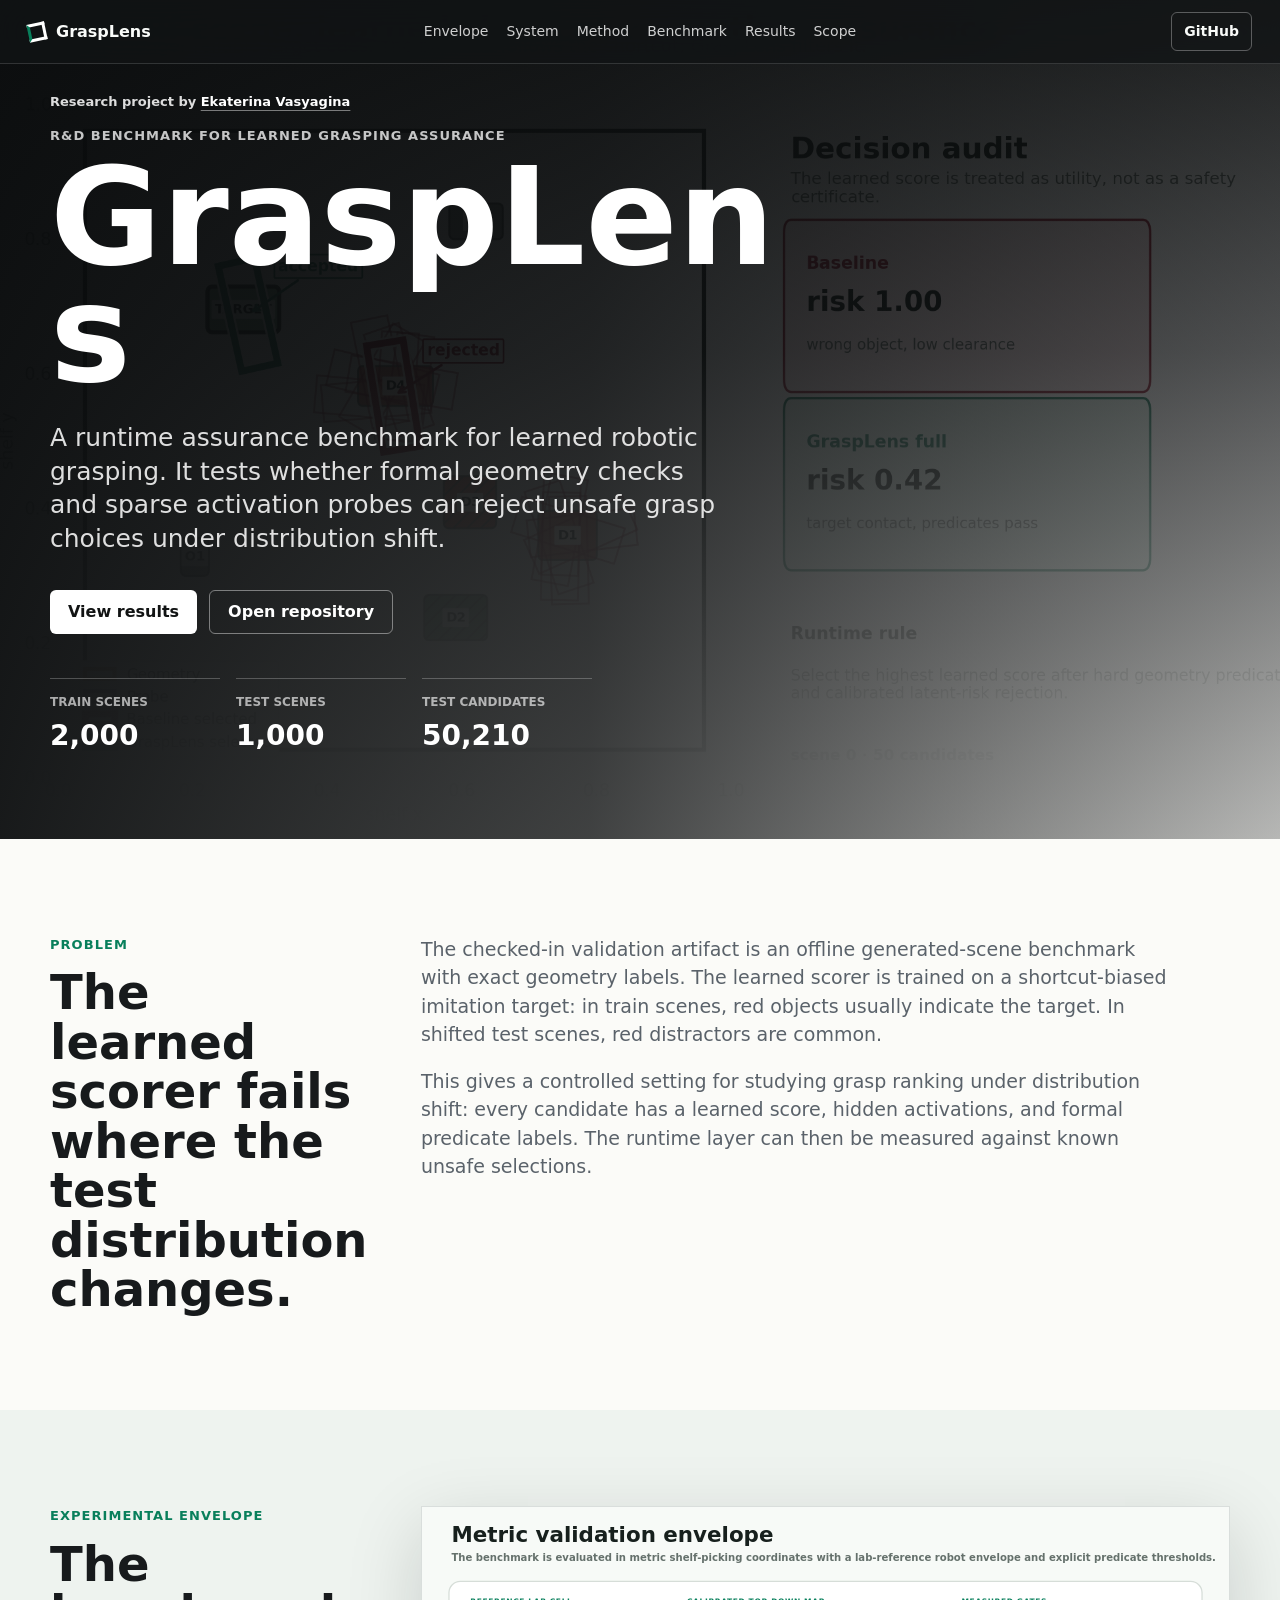
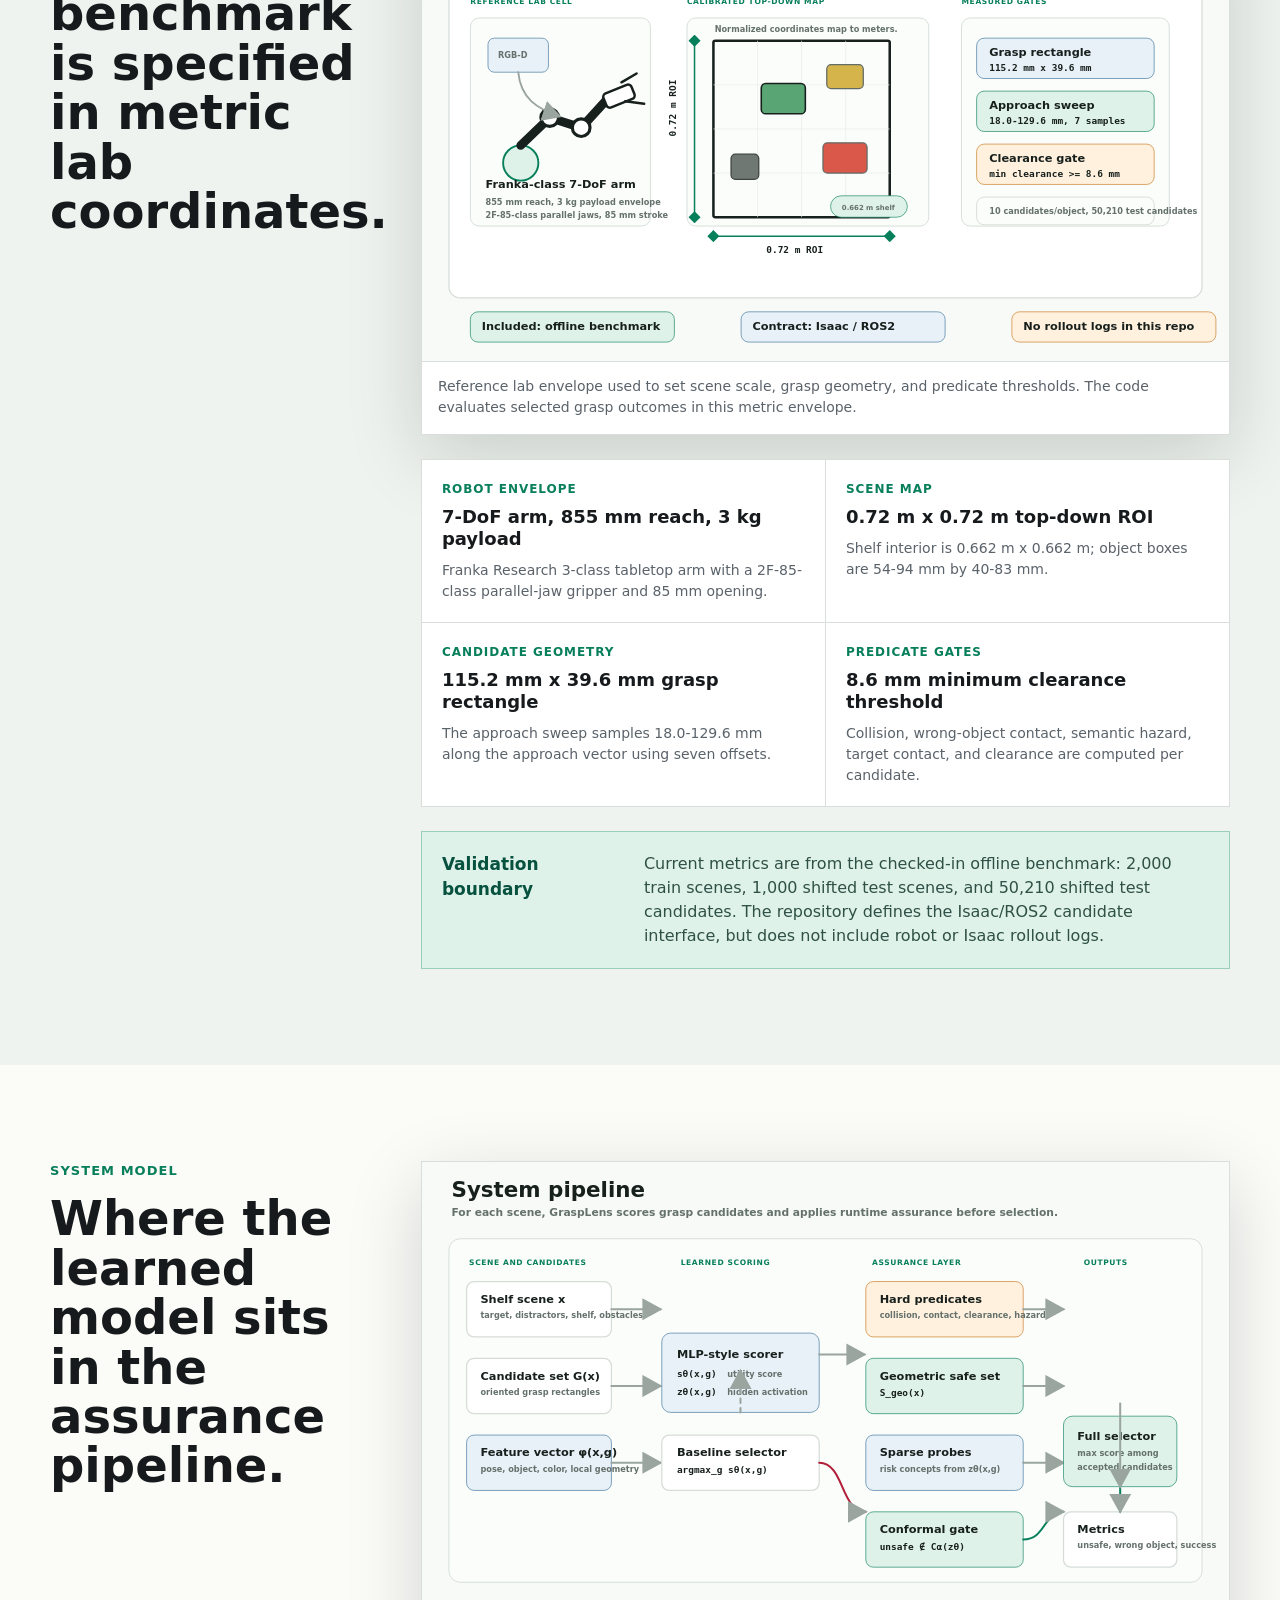
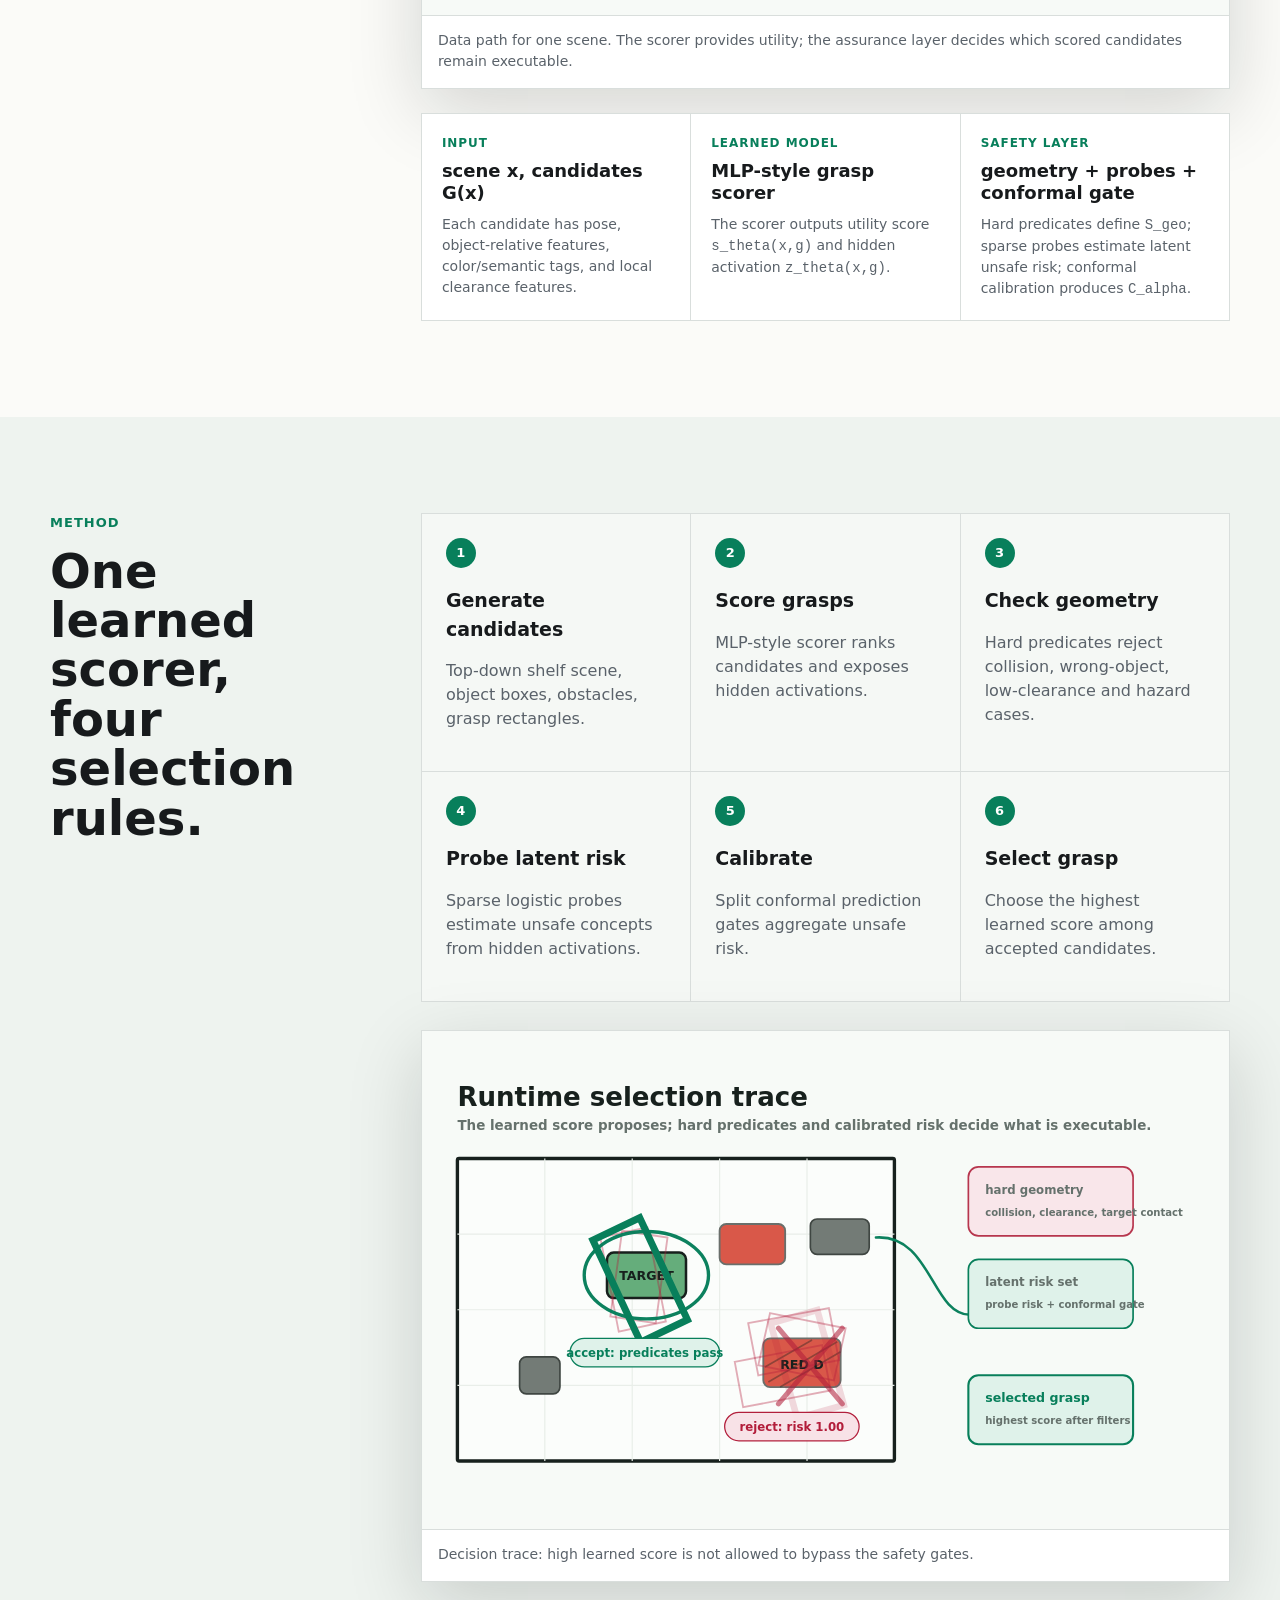
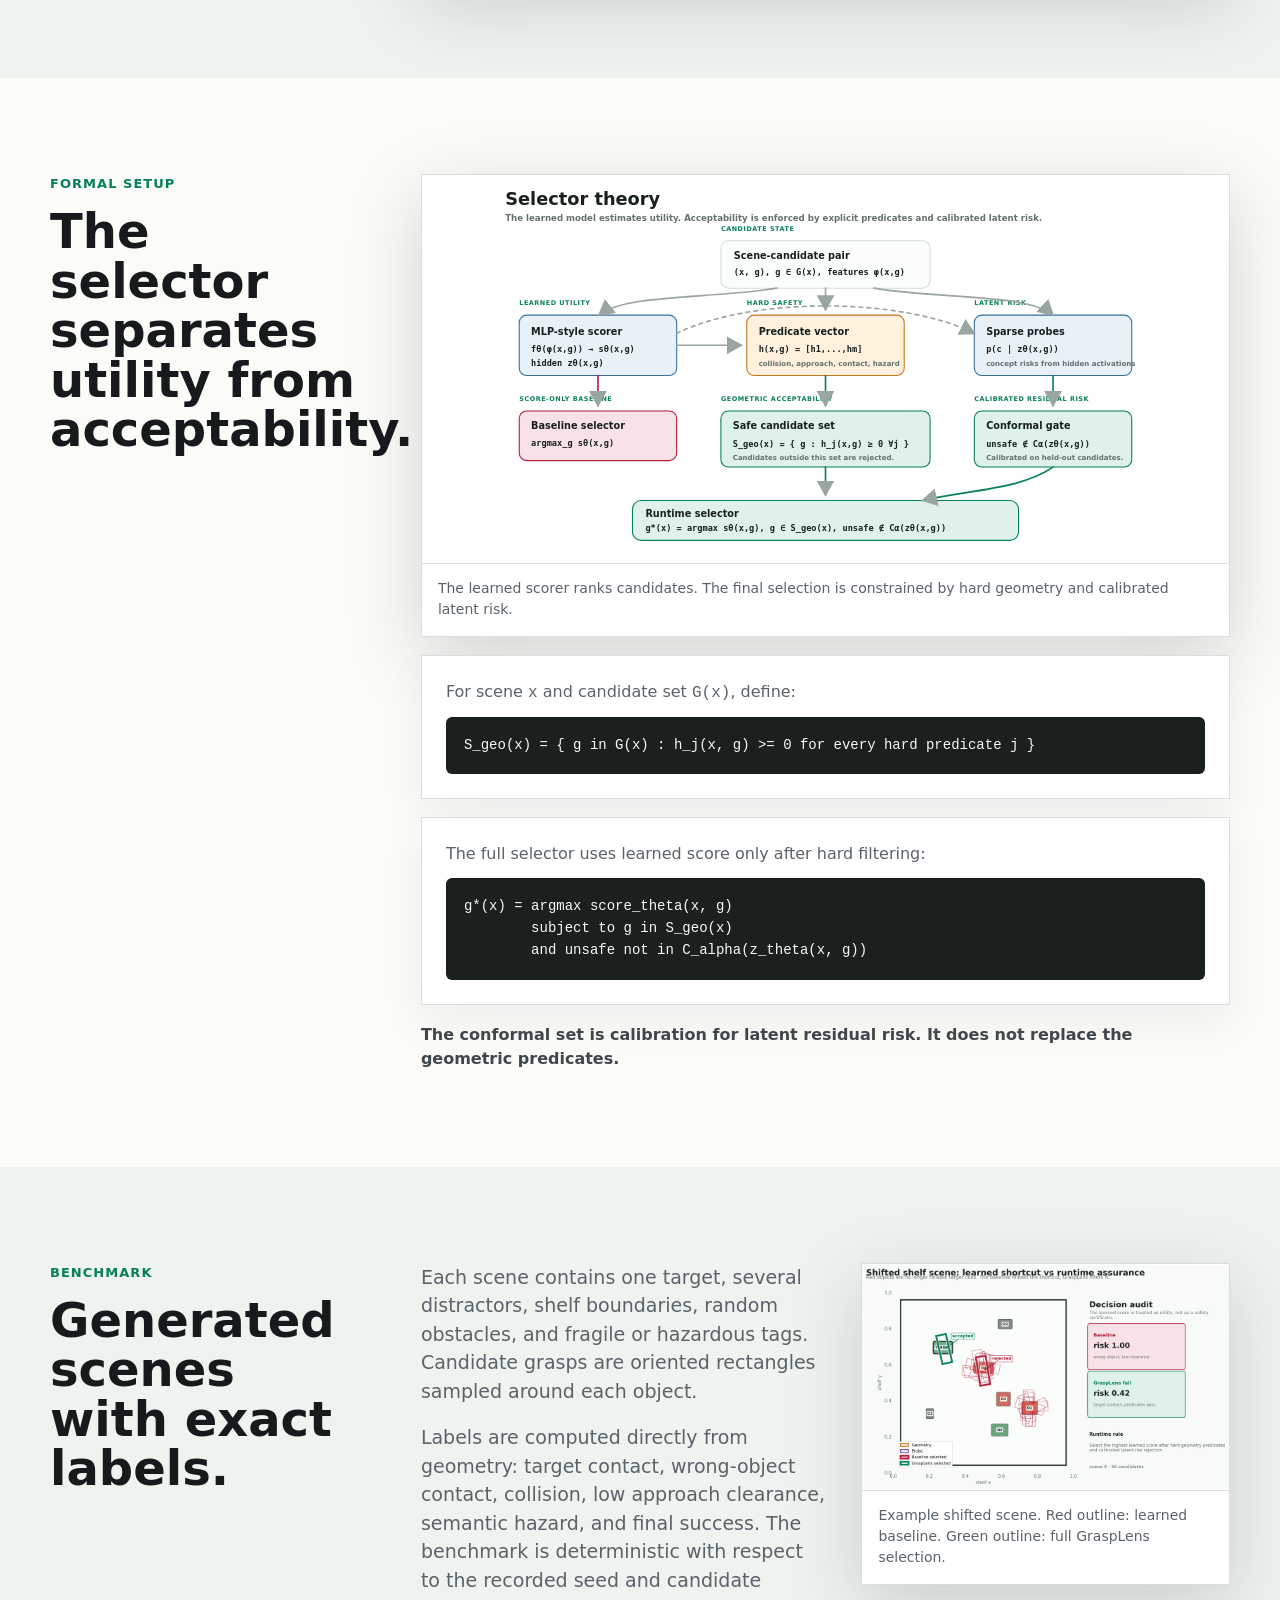
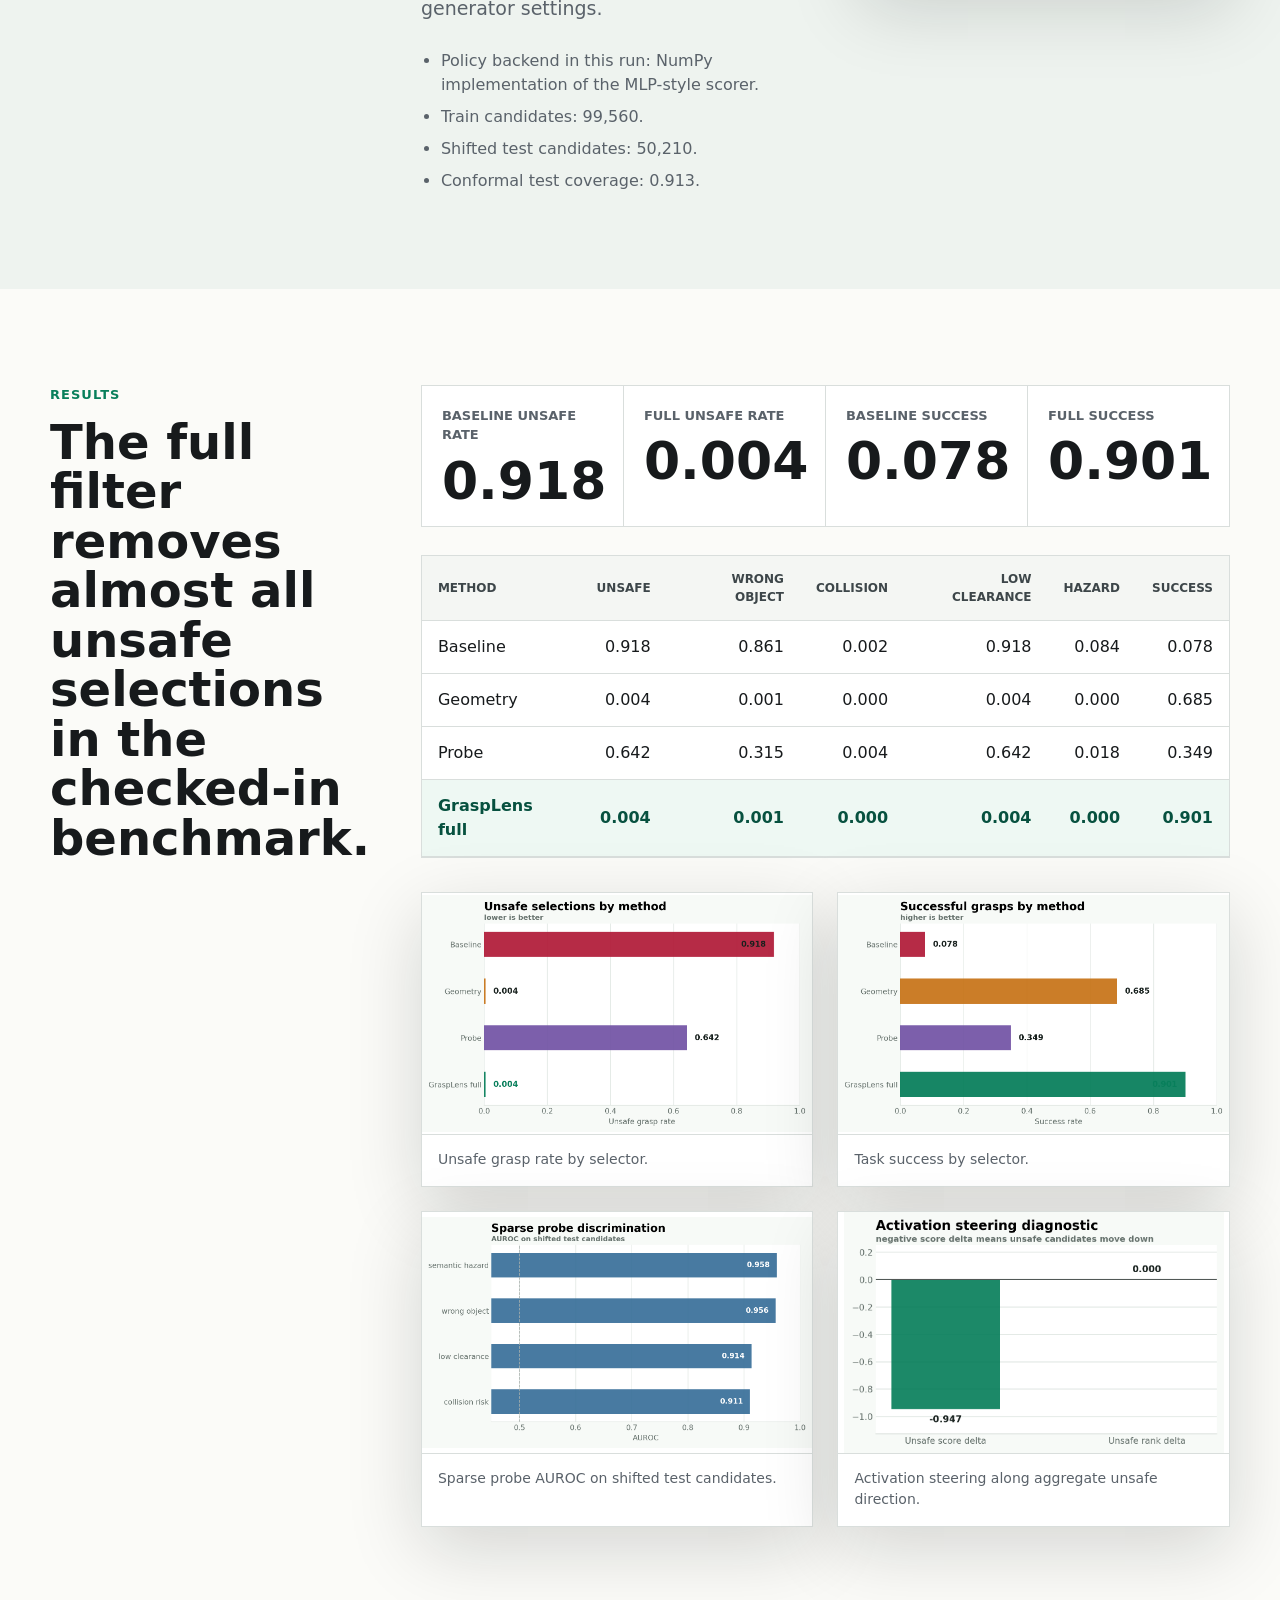
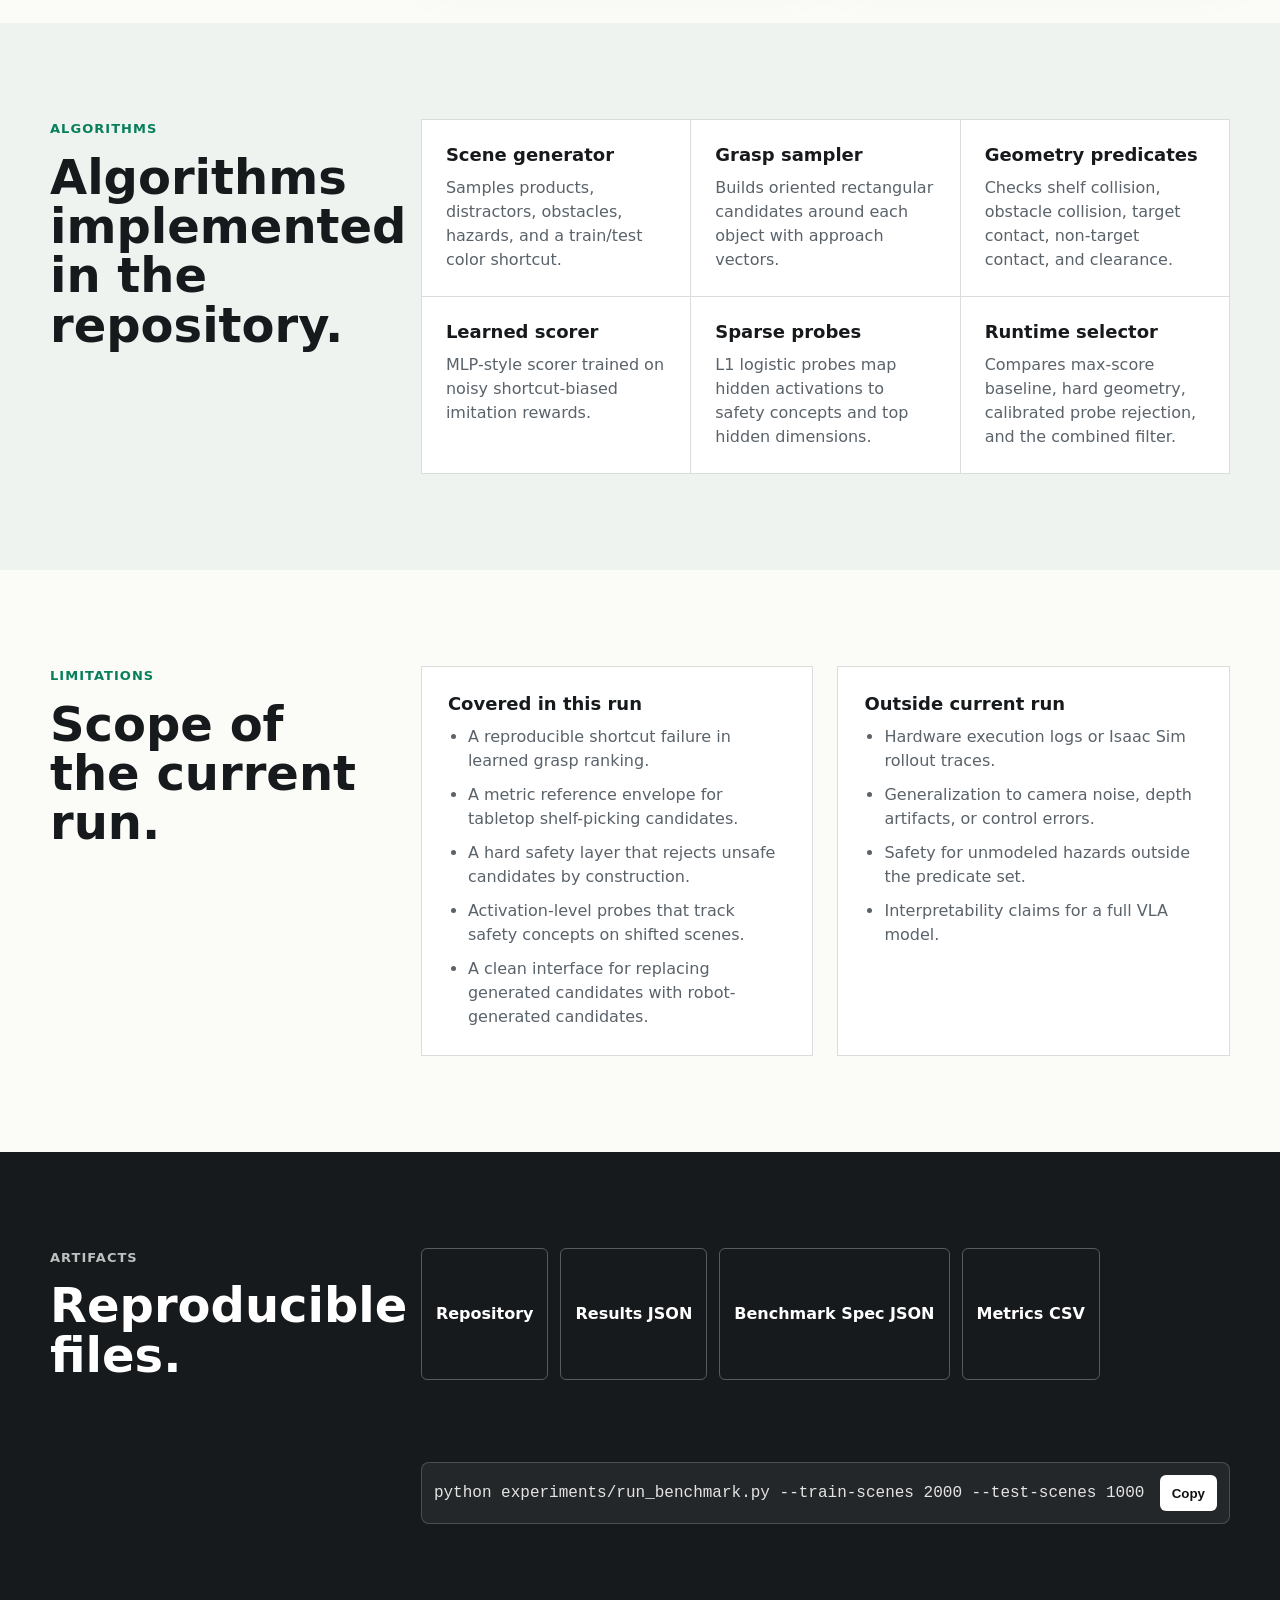
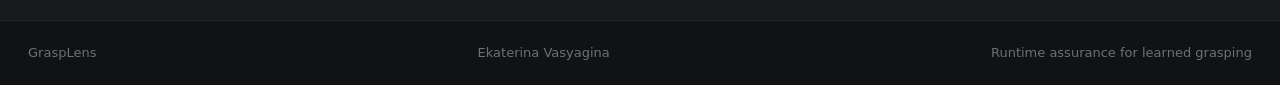
<file: index.html>
<!doctype html>
<html lang="en">
  <head>
    <meta charset="utf-8" />
    <meta name="viewport" content="width=device-width, initial-scale=1" />
    <title>GraspLens | Interpretable Runtime Assurance for Learned Grasping</title>
    <meta
      name="description"
      content="GraspLens is an R&D benchmark for learned robotic grasping under distribution shift, with formal safety predicates, sparse probes, and runtime filtering."
    />
    <meta property="og:title" content="GraspLens" />
    <meta
      property="og:description"
      content="Interpretable runtime assurance benchmark for learned robotic grasping."
    />
    <meta property="og:type" content="website" />
    <link rel="stylesheet" href="assets/styles.css" />
  </head>
  <body>
    <header class="site-header" aria-label="Primary navigation">
      <a class="brand" href="#top" aria-label="GraspLens home">
        <span class="brand-mark" aria-hidden="true"></span>
        <span>GraspLens</span>
      </a>
      <nav class="nav-links" aria-label="Page sections">
        <a href="#envelope">Envelope</a>
        <a href="#system">System</a>
        <a href="#method">Method</a>
        <a href="#benchmark">Benchmark</a>
        <a href="#results">Results</a>
        <a href="#limits">Scope</a>
      </nav>
      <a class="repo-link" href="https://github.com/vskates/grasplens">GitHub</a>
    </header>

    <main id="top">
      <section class="hero" aria-labelledby="hero-title">
        <div class="hero-media" aria-hidden="true">
          <img src="assets/figures/example_scene.png" alt="" />
        </div>
        <div class="hero-shade" aria-hidden="true"></div>
        <div class="hero-content">
          <p class="author-line">
            Research project by
            <a href="https://www.linkedin.com/in/ekaterina-vasyagina-bentley-3b357a39a/">
              Ekaterina Vasyagina
            </a>
          </p>
          <p class="eyebrow">R&D benchmark for learned grasping assurance</p>
          <h1 id="hero-title">GraspLens</h1>
          <p class="hero-copy">
            A runtime assurance benchmark for learned robotic grasping. It tests whether
            formal geometry checks and sparse activation probes can reject unsafe grasp
            choices under distribution shift.
          </p>
          <div class="hero-actions" aria-label="Project links">
            <a class="button primary" href="#results">View results</a>
            <a class="button secondary" href="https://github.com/vskates/grasplens">Open repository</a>
          </div>
          <dl class="hero-stats" aria-label="Default run summary">
            <div>
              <dt>Train scenes</dt>
              <dd>2,000</dd>
            </div>
            <div>
              <dt>Test scenes</dt>
              <dd>1,000</dd>
            </div>
            <div>
              <dt>Test candidates</dt>
              <dd>50,210</dd>
            </div>
          </dl>
        </div>
      </section>

      <section class="section lead-section" aria-labelledby="summary-title">
        <div class="section-grid">
          <div>
            <p class="section-label">Problem</p>
            <h2 id="summary-title">The learned scorer fails where the test distribution changes.</h2>
          </div>
          <div class="lead-copy">
            <p>
              The checked-in validation artifact is an offline generated-scene benchmark
              with exact geometry labels. The learned scorer is trained on a shortcut-biased
              imitation target: in train scenes, red objects usually indicate the target. In
              shifted test scenes, red distractors are common.
            </p>
            <p>
              This gives a controlled setting for studying grasp ranking under distribution
              shift: every candidate has a learned score, hidden activations, and formal
              predicate labels. The runtime layer can then be measured against known unsafe
              selections.
            </p>
          </div>
        </div>
      </section>

      <section class="section band" id="envelope" aria-labelledby="envelope-title">
        <div class="section-grid">
          <div>
            <p class="section-label">Experimental envelope</p>
            <h2 id="envelope-title">The benchmark is specified in metric lab coordinates.</h2>
          </div>
          <div class="envelope-stack">
            <figure class="diagram-frame">
              <img
                src="assets/lab-envelope.svg"
                alt="Metric validation envelope with Franka-class robot, overhead RGB-D map, 0.72 meter shelf ROI, grasp dimensions, clearance thresholds, and validation status."
              />
              <figcaption>
                Reference lab envelope used to set scene scale, grasp geometry, and
                predicate thresholds. The code evaluates selected grasp outcomes in this
                metric envelope.
              </figcaption>
            </figure>
            <div class="spec-grid">
              <article>
                <span>Robot envelope</span>
                <strong>7-DoF arm, 855 mm reach, 3 kg payload</strong>
                <p>Franka Research 3-class tabletop arm with a 2F-85-class parallel-jaw gripper and 85 mm opening.</p>
              </article>
              <article>
                <span>Scene map</span>
                <strong>0.72 m x 0.72 m top-down ROI</strong>
                <p>Shelf interior is 0.662 m x 0.662 m; object boxes are 54-94 mm by 40-83 mm.</p>
              </article>
              <article>
                <span>Candidate geometry</span>
                <strong>115.2 mm x 39.6 mm grasp rectangle</strong>
                <p>The approach sweep samples 18.0-129.6 mm along the approach vector using seven offsets.</p>
              </article>
              <article>
                <span>Predicate gates</span>
                <strong>8.6 mm minimum clearance threshold</strong>
                <p>Collision, wrong-object contact, semantic hazard, target contact, and clearance are computed per candidate.</p>
              </article>
            </div>
            <div class="scope-callout">
              <strong>Validation boundary</strong>
              <p>
                Current metrics are from the checked-in offline benchmark: 2,000 train scenes,
                1,000 shifted test scenes, and 50,210 shifted test candidates. The repository
                defines the Isaac/ROS2 candidate interface, but does not include robot or
                Isaac rollout logs.
              </p>
            </div>
          </div>
        </div>
      </section>

      <section class="section" id="system" aria-labelledby="system-title">
        <div class="section-grid">
          <div>
            <p class="section-label">System model</p>
            <h2 id="system-title">Where the learned model sits in the assurance pipeline.</h2>
          </div>
          <div class="technical-stack">
            <figure class="diagram-frame">
              <img
                src="assets/system-pipeline.svg"
                alt="System pipeline: scene and grasp candidates feed a learned scorer, hard safety predicates, sparse probes, conformal calibration, and a final selector."
              />
              <figcaption>
                Data path for one scene. The scorer provides utility; the assurance layer
                decides which scored candidates remain executable.
              </figcaption>
            </figure>
            <div class="model-facts">
              <div>
                <span>Input</span>
                <strong>scene x, candidates G(x)</strong>
                <p>Each candidate has pose, object-relative features, color/semantic tags, and local clearance features.</p>
              </div>
              <div>
                <span>Learned model</span>
                <strong>MLP-style grasp scorer</strong>
                <p>The scorer outputs utility score <code>s_theta(x,g)</code> and hidden activation <code>z_theta(x,g)</code>.</p>
              </div>
              <div>
                <span>Safety layer</span>
                <strong>geometry + probes + conformal gate</strong>
                <p>Hard predicates define <code>S_geo</code>; sparse probes estimate latent unsafe risk; conformal calibration produces <code>C_alpha</code>.</p>
              </div>
            </div>
          </div>
        </div>
      </section>

      <section class="section band" id="method" aria-labelledby="method-title">
        <div class="section-grid">
          <div>
            <p class="section-label">Method</p>
            <h2 id="method-title">One learned scorer, four selection rules.</h2>
          </div>
          <div class="method-stack">
            <div class="method-flow" aria-label="GraspLens pipeline">
              <div class="flow-item">
                <span>1</span>
                <strong>Generate candidates</strong>
                <p>Top-down shelf scene, object boxes, obstacles, grasp rectangles.</p>
              </div>
              <div class="flow-item">
                <span>2</span>
                <strong>Score grasps</strong>
                <p>MLP-style scorer ranks candidates and exposes hidden activations.</p>
              </div>
              <div class="flow-item">
                <span>3</span>
                <strong>Check geometry</strong>
                <p>Hard predicates reject collision, wrong-object, low-clearance and hazard cases.</p>
              </div>
              <div class="flow-item">
                <span>4</span>
                <strong>Probe latent risk</strong>
                <p>Sparse logistic probes estimate unsafe concepts from hidden activations.</p>
              </div>
              <div class="flow-item">
                <span>5</span>
                <strong>Calibrate</strong>
                <p>Split conformal prediction gates aggregate unsafe risk.</p>
              </div>
              <div class="flow-item">
                <span>6</span>
                <strong>Select grasp</strong>
                <p>Choose the highest learned score among accepted candidates.</p>
              </div>
            </div>
            <figure class="image-frame trace-frame">
              <img
                src="assets/selection-trace.svg"
                alt="Animated trace where a high-risk baseline grasp is rejected and GraspLens selects a target grasp."
              />
              <figcaption>
                Decision trace: high learned score is not allowed to bypass the safety gates.
              </figcaption>
            </figure>
          </div>
        </div>
      </section>

      <section class="section" aria-labelledby="formal-title">
        <div class="section-grid">
          <div>
            <p class="section-label">Formal setup</p>
            <h2 id="formal-title">The selector separates utility from acceptability.</h2>
          </div>
          <div class="formal-blocks">
            <figure class="diagram-frame theory-frame">
              <img
                src="assets/theory-selector.svg"
                alt="Mathematical selector diagram defining learned score, geometric safe set, conformal risk set, and final selected grasp."
              />
              <figcaption>
                The learned scorer ranks candidates. The final selection is constrained by
                hard geometry and calibrated latent risk.
              </figcaption>
            </figure>
            <div class="formula-panel">
              <p>For scene <code>x</code> and candidate set <code>G(x)</code>, define:</p>
              <pre><code>S_geo(x) = { g in G(x) : h_j(x, g) >= 0 for every hard predicate j }</code></pre>
            </div>
            <div class="formula-panel">
              <p>The full selector uses learned score only after hard filtering:</p>
              <pre><code>g*(x) = argmax score_theta(x, g)
        subject to g in S_geo(x)
        and unsafe not in C_alpha(z_theta(x, g))</code></pre>
            </div>
            <p class="note">
              The conformal set is calibration for latent residual risk. It does not replace
              the geometric predicates.
            </p>
          </div>
        </div>
      </section>

      <section class="section band" id="benchmark" aria-labelledby="benchmark-title">
        <div class="section-grid">
          <div>
            <p class="section-label">Benchmark</p>
            <h2 id="benchmark-title">Generated scenes with exact labels.</h2>
          </div>
          <div class="benchmark-layout">
            <div class="benchmark-text">
              <p>
                Each scene contains one target, several distractors, shelf boundaries,
                random obstacles, and fragile or hazardous tags. Candidate grasps are
                oriented rectangles sampled around each object.
              </p>
              <p>
                Labels are computed directly from geometry: target contact, wrong-object
                contact, collision, low approach clearance, semantic hazard, and final
                success. The benchmark is deterministic with respect to the recorded seed and
                candidate generator settings.
              </p>
              <ul class="tight-list">
                <li>Policy backend in this run: NumPy implementation of the MLP-style scorer.</li>
                <li>Train candidates: 99,560.</li>
                <li>Shifted test candidates: 50,210.</li>
                <li>Conformal test coverage: 0.913.</li>
              </ul>
            </div>
            <figure class="image-frame">
              <img
                src="assets/figures/example_scene.png"
                alt="Example shelf scene where the learned baseline selects a red distractor and GraspLens selects the target."
              />
              <figcaption>
                Example shifted scene. Red outline: learned baseline. Green outline:
                full GraspLens selection.
              </figcaption>
            </figure>
          </div>
        </div>
      </section>

      <section class="section results-section" id="results" aria-labelledby="results-title">
        <div class="section-grid">
          <div>
            <p class="section-label">Results</p>
            <h2 id="results-title">The full filter removes almost all unsafe selections in the checked-in benchmark.</h2>
          </div>
          <div>
            <div class="metric-strip" aria-label="Key result metrics">
              <div>
                <span>Baseline unsafe rate</span>
                <strong>0.918</strong>
              </div>
              <div>
                <span>Full unsafe rate</span>
                <strong>0.004</strong>
              </div>
              <div>
                <span>Baseline success</span>
                <strong>0.078</strong>
              </div>
              <div>
                <span>Full success</span>
                <strong>0.901</strong>
              </div>
            </div>

            <div class="table-wrap">
              <table>
                <thead>
                  <tr>
                    <th>Method</th>
                    <th>Unsafe</th>
                    <th>Wrong object</th>
                    <th>Collision</th>
                    <th>Low clearance</th>
                    <th>Hazard</th>
                    <th>Success</th>
                  </tr>
                </thead>
                <tbody>
                  <tr>
                    <td>Baseline</td>
                    <td>0.918</td>
                    <td>0.861</td>
                    <td>0.002</td>
                    <td>0.918</td>
                    <td>0.084</td>
                    <td>0.078</td>
                  </tr>
                  <tr>
                    <td>Geometry</td>
                    <td>0.004</td>
                    <td>0.001</td>
                    <td>0.000</td>
                    <td>0.004</td>
                    <td>0.000</td>
                    <td>0.685</td>
                  </tr>
                  <tr>
                    <td>Probe</td>
                    <td>0.642</td>
                    <td>0.315</td>
                    <td>0.004</td>
                    <td>0.642</td>
                    <td>0.018</td>
                    <td>0.349</td>
                  </tr>
                  <tr class="strong-row">
                    <td>GraspLens full</td>
                    <td>0.004</td>
                    <td>0.001</td>
                    <td>0.000</td>
                    <td>0.004</td>
                    <td>0.000</td>
                    <td>0.901</td>
                  </tr>
                </tbody>
              </table>
            </div>

            <div class="figure-grid">
              <figure class="image-frame">
                <img src="assets/figures/unsafe_rate_by_method.png" alt="Unsafe grasp rate by selection method." />
                <figcaption>Unsafe grasp rate by selector.</figcaption>
              </figure>
              <figure class="image-frame">
                <img src="assets/figures/success_rate_by_method.png" alt="Success rate by selection method." />
                <figcaption>Task success by selector.</figcaption>
              </figure>
              <figure class="image-frame">
                <img src="assets/figures/probe_auroc_by_concept.png" alt="Probe AUROC values for safety concepts." />
                <figcaption>Sparse probe AUROC on shifted test candidates.</figcaption>
              </figure>
              <figure class="image-frame">
                <img src="assets/figures/activation_patching_effect.png" alt="Activation patching effect on unsafe ranking." />
                <figcaption>Activation steering along aggregate unsafe direction.</figcaption>
              </figure>
            </div>
          </div>
        </div>
      </section>

      <section class="section band" aria-labelledby="algorithms-title">
        <div class="section-grid">
          <div>
            <p class="section-label">Algorithms</p>
            <h2 id="algorithms-title">Algorithms implemented in the repository.</h2>
          </div>
          <div class="algorithm-grid">
            <article>
              <h3>Scene generator</h3>
              <p>Samples products, distractors, obstacles, hazards, and a train/test color shortcut.</p>
            </article>
            <article>
              <h3>Grasp sampler</h3>
              <p>Builds oriented rectangular candidates around each object with approach vectors.</p>
            </article>
            <article>
              <h3>Geometry predicates</h3>
              <p>Checks shelf collision, obstacle collision, target contact, non-target contact, and clearance.</p>
            </article>
            <article>
              <h3>Learned scorer</h3>
              <p>MLP-style scorer trained on noisy shortcut-biased imitation rewards.</p>
            </article>
            <article>
              <h3>Sparse probes</h3>
              <p>L1 logistic probes map hidden activations to safety concepts and top hidden dimensions.</p>
            </article>
            <article>
              <h3>Runtime selector</h3>
              <p>Compares max-score baseline, hard geometry, calibrated probe rejection, and the combined filter.</p>
            </article>
          </div>
        </div>
      </section>

      <section class="section" id="limits" aria-labelledby="limits-title">
        <div class="section-grid">
          <div>
            <p class="section-label">Limitations</p>
            <h2 id="limits-title">Scope of the current run.</h2>
          </div>
          <div class="limits-grid">
            <div>
              <h3>Covered in this run</h3>
              <ul>
                <li>A reproducible shortcut failure in learned grasp ranking.</li>
                <li>A metric reference envelope for tabletop shelf-picking candidates.</li>
                <li>A hard safety layer that rejects unsafe candidates by construction.</li>
                <li>Activation-level probes that track safety concepts on shifted scenes.</li>
                <li>A clean interface for replacing generated candidates with robot-generated candidates.</li>
              </ul>
            </div>
            <div>
              <h3>Outside current run</h3>
              <ul>
                <li>Hardware execution logs or Isaac Sim rollout traces.</li>
                <li>Generalization to camera noise, depth artifacts, or control errors.</li>
                <li>Safety for unmodeled hazards outside the predicate set.</li>
                <li>Interpretability claims for a full VLA model.</li>
              </ul>
            </div>
          </div>
        </div>
      </section>

      <section class="section artifacts" aria-labelledby="artifacts-title">
        <div class="section-grid">
          <div>
            <p class="section-label">Artifacts</p>
            <h2 id="artifacts-title">Reproducible files.</h2>
          </div>
          <div class="artifact-actions">
            <a href="https://github.com/vskates/grasplens">Repository</a>
            <a href="assets/data/results.json">Results JSON</a>
            <a href="assets/data/benchmark_spec.json">Benchmark Spec JSON</a>
            <a href="assets/data/metrics.csv">Metrics CSV</a>
          </div>
          <div class="run-command">
            <code>python experiments/run_benchmark.py --train-scenes 2000 --test-scenes 1000 --seed 0</code>
            <button type="button" data-copy-command aria-label="Copy run command">Copy</button>
          </div>
        </div>
      </section>
    </main>

    <footer class="site-footer">
      <span>GraspLens</span>
      <span>Ekaterina Vasyagina</span>
      <span>Runtime assurance for learned grasping</span>
    </footer>

    <script src="assets/site.js"></script>
  </body>
</html>
</file>
<file: assets/styles.css>
:root {
  --ink: #171a1c;
  --muted: #5a626a;
  --line: #d9dedc;
  --paper: #fbfbf8;
  --band: #eef3ef;
  --green: #087f5b;
  --green-dark: #07513f;
  --red: #b21d3a;
  --amber: #c57218;
  --blue: #336a96;
  --violet: #7552a7;
  --shadow: 0 22px 70px rgba(13, 20, 18, 0.16);
  --max: 1180px;
}

* {
  box-sizing: border-box;
}

html {
  scroll-behavior: smooth;
}

body {
  margin: 0;
  color: var(--ink);
  background: var(--paper);
  font-family:
    Inter, ui-sans-serif, system-ui, -apple-system, BlinkMacSystemFont, "Segoe UI",
    sans-serif;
  line-height: 1.5;
  letter-spacing: 0;
  overflow-x: clip;
}

a {
  color: inherit;
}

img {
  display: block;
  max-width: 100%;
}

code,
pre {
  font-family: "SFMono-Regular", Consolas, "Liberation Mono", monospace;
}

.site-header {
  position: fixed;
  inset: 0 0 auto 0;
  z-index: 20;
  display: grid;
  grid-template-columns: 1fr auto 1fr;
  align-items: center;
  min-height: 64px;
  padding: 0 28px;
  color: #f9fbf9;
  background: rgba(18, 21, 22, 0.76);
  border-bottom: 1px solid rgba(255, 255, 255, 0.14);
  backdrop-filter: blur(18px);
}

.brand,
.repo-link,
.nav-links a,
.button,
.artifact-actions a {
  text-decoration: none;
}

.brand {
  display: inline-flex;
  align-items: center;
  gap: 10px;
  width: fit-content;
  font-weight: 760;
}

.brand-mark {
  width: 18px;
  height: 18px;
  border: 3px solid #ffffff;
  border-left-color: var(--green);
  transform: rotate(-12deg);
}

.nav-links {
  display: inline-flex;
  align-items: center;
  gap: 18px;
  color: rgba(255, 255, 255, 0.8);
  font-size: 14px;
}

.nav-links a:hover,
.repo-link:hover,
.author-line a:hover {
  color: #ffffff;
}

.repo-link {
  justify-self: end;
  padding: 8px 12px;
  border: 1px solid rgba(255, 255, 255, 0.3);
  border-radius: 6px;
  font-size: 14px;
  font-weight: 650;
}

.hero {
  position: relative;
  min-height: 86vh;
  overflow: hidden;
  color: #ffffff;
  background: #161819;
}

.hero-media,
.hero-shade {
  position: absolute;
  inset: 0;
}

.hero-media img {
  width: 100%;
  height: 100%;
  object-fit: cover;
  object-position: 64% 54%;
  filter: grayscale(0.15) saturate(0.8) contrast(1.08);
  opacity: 0.46;
}

.hero-shade {
  background:
    linear-gradient(90deg, rgba(10, 12, 13, 0.94) 0%, rgba(12, 14, 15, 0.78) 46%, rgba(12, 14, 15, 0.28) 100%),
    linear-gradient(180deg, rgba(8, 10, 10, 0.78) 0%, rgba(8, 10, 10, 0.2) 42%, rgba(251, 251, 248, 0.98) 100%);
}

.hero-content {
  position: relative;
  z-index: 2;
  display: flex;
  flex-direction: column;
  justify-content: center;
  width: min(calc(100% - 40px), var(--max));
  min-height: 86vh;
  margin: 0 auto;
  padding: 92px 0 82px;
}

.author-line,
.eyebrow,
.section-label {
  margin: 0 0 14px;
  color: rgba(255, 255, 255, 0.76);
  font-size: 13px;
  font-weight: 760;
  letter-spacing: 0.08em;
  text-transform: uppercase;
}

.author-line {
  color: rgba(255, 255, 255, 0.86);
  text-transform: none;
  letter-spacing: 0;
}

.author-line a {
  color: #ffffff;
  text-decoration-color: rgba(255, 255, 255, 0.44);
  text-underline-offset: 4px;
}

.hero h1 {
  margin: 0;
  max-width: 780px;
  font-size: clamp(72px, 11vw, 136px);
  line-height: 0.86;
  letter-spacing: 0;
  overflow-wrap: anywhere;
}

.hero-copy {
  max-width: 680px;
  margin: 28px 0 0;
  color: rgba(255, 255, 255, 0.86);
  font-size: clamp(18px, 2.2vw, 25px);
  line-height: 1.35;
}

.hero-actions {
  display: flex;
  flex-wrap: wrap;
  gap: 12px;
  margin-top: 34px;
}

.button {
  display: inline-flex;
  align-items: center;
  justify-content: center;
  min-height: 44px;
  padding: 0 18px;
  border-radius: 6px;
  font-weight: 760;
}

.button.primary {
  background: #ffffff;
  color: #111313;
}

.button.secondary {
  color: #ffffff;
  border: 1px solid rgba(255, 255, 255, 0.42);
}

.hero-stats {
  display: grid;
  grid-template-columns: repeat(3, minmax(0, 170px));
  gap: 16px;
  max-width: 560px;
  margin: 44px 0 0;
}

.hero-stats div {
  padding-top: 14px;
  border-top: 1px solid rgba(255, 255, 255, 0.24);
}

.hero-stats dt {
  color: rgba(255, 255, 255, 0.64);
  font-size: 12px;
  font-weight: 720;
  text-transform: uppercase;
}

.hero-stats dd {
  margin: 4px 0 0;
  color: #ffffff;
  font-size: 28px;
  font-weight: 790;
}

.section {
  padding: 96px 0;
  scroll-margin-top: 72px;
}

.band {
  background: var(--band);
}

.section-grid {
  display: grid;
  grid-template-columns: minmax(220px, 0.55fr) minmax(0, 1.45fr);
  gap: 64px;
  width: min(calc(100% - 40px), var(--max));
  margin: 0 auto;
}

.section-label {
  color: var(--green);
}

h2 {
  margin: 0;
  max-width: 460px;
  font-size: clamp(30px, 4vw, 48px);
  line-height: 1.03;
  letter-spacing: 0;
}

h3 {
  margin: 0 0 10px;
  font-size: 18px;
  line-height: 1.2;
}

p {
  color: var(--muted);
}

.lead-copy p,
.benchmark-text p {
  max-width: 760px;
  margin: 0 0 18px;
  font-size: 19px;
}

.method-flow {
  display: grid;
  grid-template-columns: repeat(3, minmax(0, 1fr));
  border-top: 1px solid var(--line);
  border-left: 1px solid var(--line);
}

.method-stack {
  display: grid;
  gap: 28px;
}

.technical-stack {
  display: grid;
  gap: 24px;
}

.envelope-stack {
  display: grid;
  gap: 24px;
}

.flow-item {
  min-height: 190px;
  padding: 24px;
  border-right: 1px solid var(--line);
  border-bottom: 1px solid var(--line);
  background: rgba(255, 255, 255, 0.38);
}

.flow-item span {
  display: inline-grid;
  place-items: center;
  width: 30px;
  height: 30px;
  margin-bottom: 18px;
  color: #ffffff;
  background: var(--green);
  border-radius: 50%;
  font-size: 13px;
  font-weight: 800;
}

.flow-item strong {
  display: block;
  font-size: 19px;
}

.flow-item p,
.algorithm-grid p,
.limits-grid li,
.tight-list li {
  color: var(--muted);
}

.formal-blocks {
  display: grid;
  gap: 18px;
}

.formula-panel {
  padding: 24px;
  background: #ffffff;
  border: 1px solid var(--line);
  box-shadow: 0 16px 40px rgba(30, 38, 34, 0.06);
}

.formula-panel p {
  margin: 0 0 12px;
}

pre {
  margin: 0;
  overflow-x: auto;
  padding: 18px;
  color: #f5fbf7;
  background: #19201d;
  border-radius: 6px;
  font-size: 14px;
  line-height: 1.55;
}

.note {
  max-width: 720px;
  margin: 0;
  color: #3f474c;
  font-weight: 620;
}

.benchmark-layout {
  display: grid;
  grid-template-columns: minmax(0, 0.9fr) minmax(300px, 0.82fr);
  gap: 36px;
  align-items: start;
}

.tight-list {
  display: grid;
  gap: 8px;
  margin: 26px 0 0;
  padding-left: 20px;
}

.image-frame {
  margin: 0;
  background: #ffffff;
  border: 1px solid var(--line);
  box-shadow: var(--shadow);
}

.diagram-frame {
  margin: 0;
  overflow-x: auto;
  background: #ffffff;
  border: 1px solid var(--line);
  box-shadow: var(--shadow);
}

.image-frame img {
  width: 100%;
  aspect-ratio: 1.62 / 1;
  object-fit: contain;
  background: #ffffff;
}

.diagram-frame img {
  width: 100%;
  min-width: 760px;
  aspect-ratio: 1.78 / 1;
  object-fit: contain;
  background: #f7faf7;
}

.theory-frame img {
  aspect-ratio: 2.08 / 1;
  background: #ffffff;
}

.trace-frame img {
  background: #f7faf7;
}

.image-frame figcaption,
.diagram-frame figcaption {
  padding: 14px 16px 16px;
  color: var(--muted);
  border-top: 1px solid var(--line);
  font-size: 14px;
}

.model-facts {
  display: grid;
  grid-template-columns: repeat(3, minmax(0, 1fr));
  gap: 1px;
  background: var(--line);
  border: 1px solid var(--line);
}

.spec-grid {
  display: grid;
  grid-template-columns: repeat(2, minmax(0, 1fr));
  gap: 1px;
  background: var(--line);
  border: 1px solid var(--line);
}

.model-facts div,
.spec-grid article {
  min-height: 154px;
  padding: 20px;
  background: #ffffff;
}

.model-facts span,
.spec-grid span {
  display: block;
  margin-bottom: 8px;
  color: var(--green);
  font-size: 12px;
  font-weight: 820;
  letter-spacing: 0.08em;
  text-transform: uppercase;
}

.model-facts strong,
.spec-grid strong {
  display: block;
  margin-bottom: 10px;
  color: var(--ink);
  font-size: 18px;
  line-height: 1.22;
}

.model-facts p,
.spec-grid p {
  margin: 0;
  font-size: 14px;
}

.scope-callout {
  display: grid;
  grid-template-columns: 180px minmax(0, 1fr);
  gap: 22px;
  align-items: start;
  padding: 20px;
  color: #17352c;
  background: #dff2ea;
  border: 1px solid rgba(8, 127, 91, 0.32);
}

.scope-callout strong {
  color: var(--green-dark);
  font-size: 17px;
}

.scope-callout p {
  margin: 0;
  color: #2f5046;
}

.metric-strip {
  display: grid;
  grid-template-columns: repeat(4, minmax(0, 1fr));
  gap: 1px;
  margin-bottom: 28px;
  background: var(--line);
  border: 1px solid var(--line);
}

.metric-strip div {
  min-height: 116px;
  padding: 20px;
  background: #ffffff;
}

.metric-strip span {
  display: block;
  color: var(--muted);
  font-size: 13px;
  font-weight: 760;
  text-transform: uppercase;
}

.metric-strip strong {
  display: block;
  margin-top: 12px;
  font-size: clamp(34px, 5vw, 52px);
  line-height: 0.95;
}

.table-wrap {
  overflow-x: auto;
  margin-bottom: 34px;
  border: 1px solid var(--line);
  background: #ffffff;
}

table {
  width: 100%;
  min-width: 760px;
  border-collapse: collapse;
}

th,
td {
  padding: 14px 16px;
  text-align: right;
  border-bottom: 1px solid var(--line);
}

th:first-child,
td:first-child {
  text-align: left;
}

th {
  color: #3d4649;
  background: #f4f6f3;
  font-size: 12px;
  text-transform: uppercase;
}

td {
  font-variant-numeric: tabular-nums;
}

.strong-row td {
  color: var(--green-dark);
  font-weight: 820;
  background: #eef8f3;
}

.figure-grid {
  display: grid;
  grid-template-columns: repeat(2, minmax(0, 1fr));
  gap: 24px;
}

.algorithm-grid {
  display: grid;
  grid-template-columns: repeat(3, minmax(0, 1fr));
  gap: 1px;
  background: var(--line);
  border: 1px solid var(--line);
}

.algorithm-grid article {
  min-height: 176px;
  padding: 24px;
  background: #ffffff;
}

.algorithm-grid p {
  margin: 0;
}

.limits-grid {
  display: grid;
  grid-template-columns: repeat(2, minmax(0, 1fr));
  gap: 24px;
}

.limits-grid > div {
  padding: 26px;
  border: 1px solid var(--line);
  background: #ffffff;
}

.limits-grid ul {
  display: grid;
  gap: 10px;
  margin: 0;
  padding-left: 20px;
}

.artifacts {
  background: #171a1c;
  color: #ffffff;
}

.artifacts .section-label,
.artifacts p {
  color: rgba(255, 255, 255, 0.72);
}

.artifact-actions {
  display: flex;
  flex-wrap: wrap;
  gap: 12px;
}

.artifact-actions a {
  display: inline-flex;
  align-items: center;
  min-height: 42px;
  padding: 0 14px;
  color: #ffffff;
  border: 1px solid rgba(255, 255, 255, 0.28);
  border-radius: 6px;
  font-weight: 740;
}

.run-command {
  grid-column: 2;
  display: grid;
  grid-template-columns: minmax(0, 1fr) auto;
  gap: 10px;
  align-items: center;
  margin-top: 18px;
  padding: 12px;
  border: 1px solid rgba(255, 255, 255, 0.18);
  background: rgba(255, 255, 255, 0.06);
  border-radius: 8px;
}

.run-command code {
  overflow-x: auto;
  white-space: nowrap;
  color: rgba(255, 255, 255, 0.88);
}

.run-command button {
  min-height: 36px;
  padding: 0 12px;
  color: #111313;
  background: #ffffff;
  border: 0;
  border-radius: 6px;
  font-weight: 800;
  cursor: pointer;
}

.site-footer {
  display: flex;
  flex-wrap: wrap;
  gap: 10px 28px;
  justify-content: space-between;
  padding: 22px 28px;
  color: #6a7278;
  background: #101213;
  border-top: 1px solid rgba(255, 255, 255, 0.08);
  font-size: 13px;
}

@media (max-width: 980px) {
  .site-header {
    grid-template-columns: 1fr auto;
  }

  .nav-links {
    display: none;
  }

  .section-grid,
  .benchmark-layout {
    grid-template-columns: 1fr;
    gap: 34px;
  }

  h2 {
    max-width: 760px;
  }

  .method-flow,
  .algorithm-grid,
  .figure-grid,
  .limits-grid,
  .metric-strip,
  .model-facts,
  .spec-grid {
    grid-template-columns: repeat(2, minmax(0, 1fr));
  }

  .model-facts div:nth-child(3) {
    grid-column: 1 / -1;
  }

  .run-command {
    grid-column: 1;
  }
}

@media (max-width: 640px) {
  .site-header {
    min-height: 58px;
    padding: 0 16px;
  }

  .repo-link {
    display: none;
  }

  .hero-content {
    width: min(calc(100% - 28px), 362px);
    margin-right: 14px;
    margin-left: 14px;
    padding-top: 84px;
  }

  .hero h1 {
    font-size: clamp(46px, 16vw, 64px);
    line-height: 0.94;
  }

  .hero-copy {
    font-size: 18px;
  }

  .author-line,
  .eyebrow {
    max-width: 100%;
    font-size: 11px;
    line-height: 1.45;
  }

  .hero-stats,
  .method-flow,
  .algorithm-grid,
  .figure-grid,
  .limits-grid,
  .metric-strip,
  .model-facts,
  .spec-grid,
  .scope-callout,
  .run-command {
    grid-template-columns: 1fr;
  }

  .diagram-frame img {
    min-width: 700px;
  }

  .model-facts div:nth-child(3) {
    grid-column: auto;
  }

  .section {
    padding: 68px 0;
  }

  .section-grid {
    width: min(calc(100% - 28px), 362px);
    margin-right: 14px;
    margin-left: 14px;
  }

  .hero-copy,
  h2,
  p,
  li {
    max-width: 100%;
    overflow-wrap: break-word;
  }

  .flow-item,
  .algorithm-grid article {
    min-height: auto;
  }

  .site-footer {
    padding: 20px 16px;
  }
}
</file>
